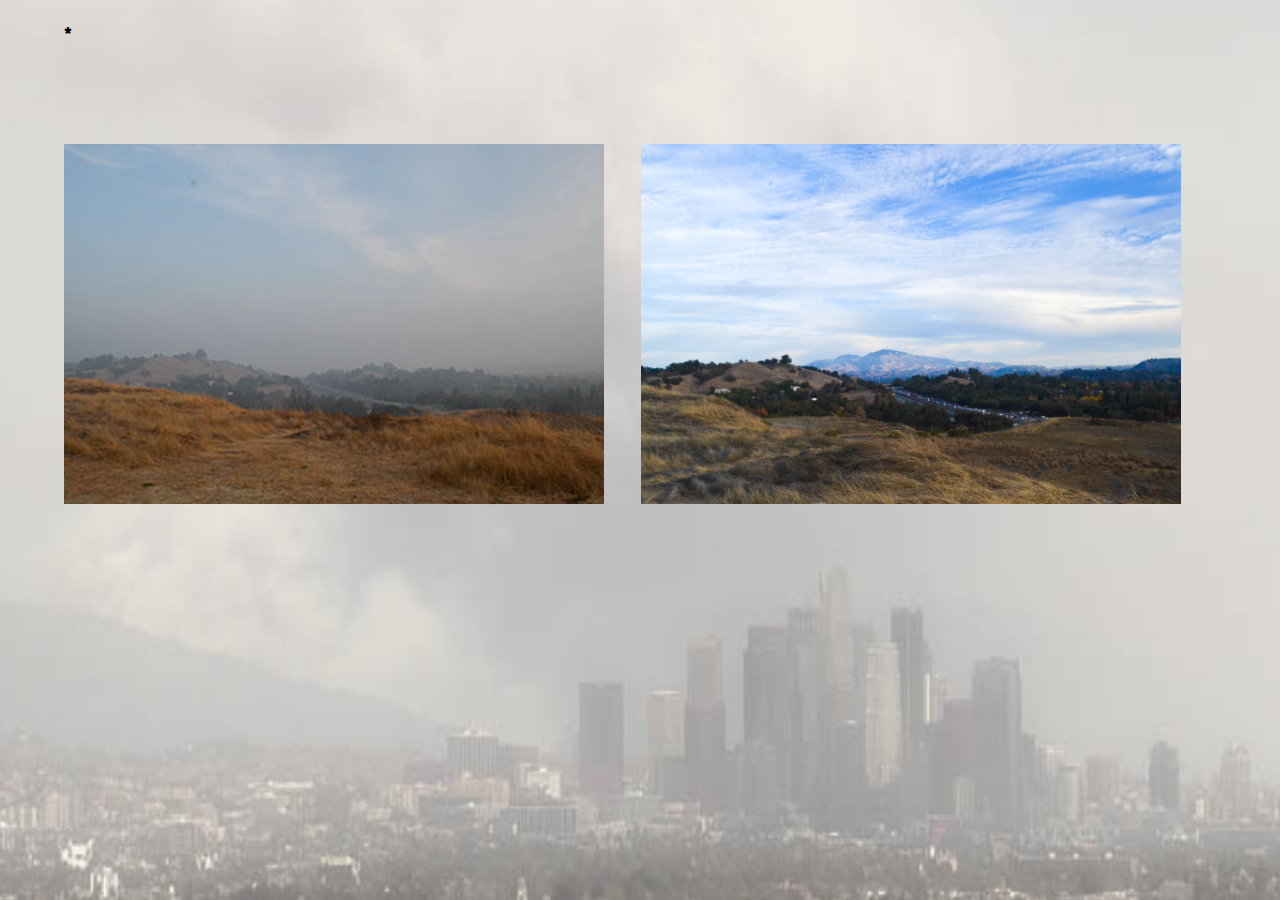
<file: index.html>
<!DOCTYPE html>
<html lang="en">
<head>
    <meta charset="UTF-8">
    <title>smoke</title>
    <meta name="Author" content="Maria"/>
    <meta name="viewport" content="width=device-width, initial-scale=1">
    <link rel="stylesheet" type="text/css" href="main.css">
    <link href="https://fonts.googleapis.com/css?family=Arvo" rel="stylesheet">
</head>


<body class="indexbody">
    <div class="header">
      <h4 class="leftnav"><a href="redsky.html">*</a></h4>
      <!--<h4 class="rightnav"><a href="health.html">+</a></h4>
      <h1>SMOKE</h1>-->
    </div>

  <!--<h3>the disappearance of a mountain</h3>-->

<div class="container col">
  <img src="images/nodiablo2.jpg" class="image">
  <div class="overlay">
      <div class="text">Mt. Diablo should be visible just above the highway, but the smoke is hiding it.</div>
  </div>
</div>

<div class="container col">
  <img src="images/diablo.jpg" class="image">
  <div class="overlay">
      <div class="diablotext">This is Mt. Diablo on a mostly clear day.</div>
  </div>
</div>


<!--<h3>red sky</h3>

<div class="containerredsky">
  <img src="images/redsky1.jpg" class="image">
  <div class="overlay">
      <div class="text">Just like at sun rise &amp; set, the earth's atmosphere is thicker when there is smoke in the air, therefore the red light that usually penatrates through gets caught in the smoke which causes the sky to turn red.</div>
  </div>
</div>

<div class="header">
  <h4 class="leftnav"><a href="redsky.html">*</a></h4>
  <h4 class="rightnav"><a href="health.html">+</a></h4>
</div>

The reason why sky is red is the same as why clouds are white or the sky is blue. The sky is red because of scattering of light called Rayleigh scattering.-->

</body>

</html>
</file>
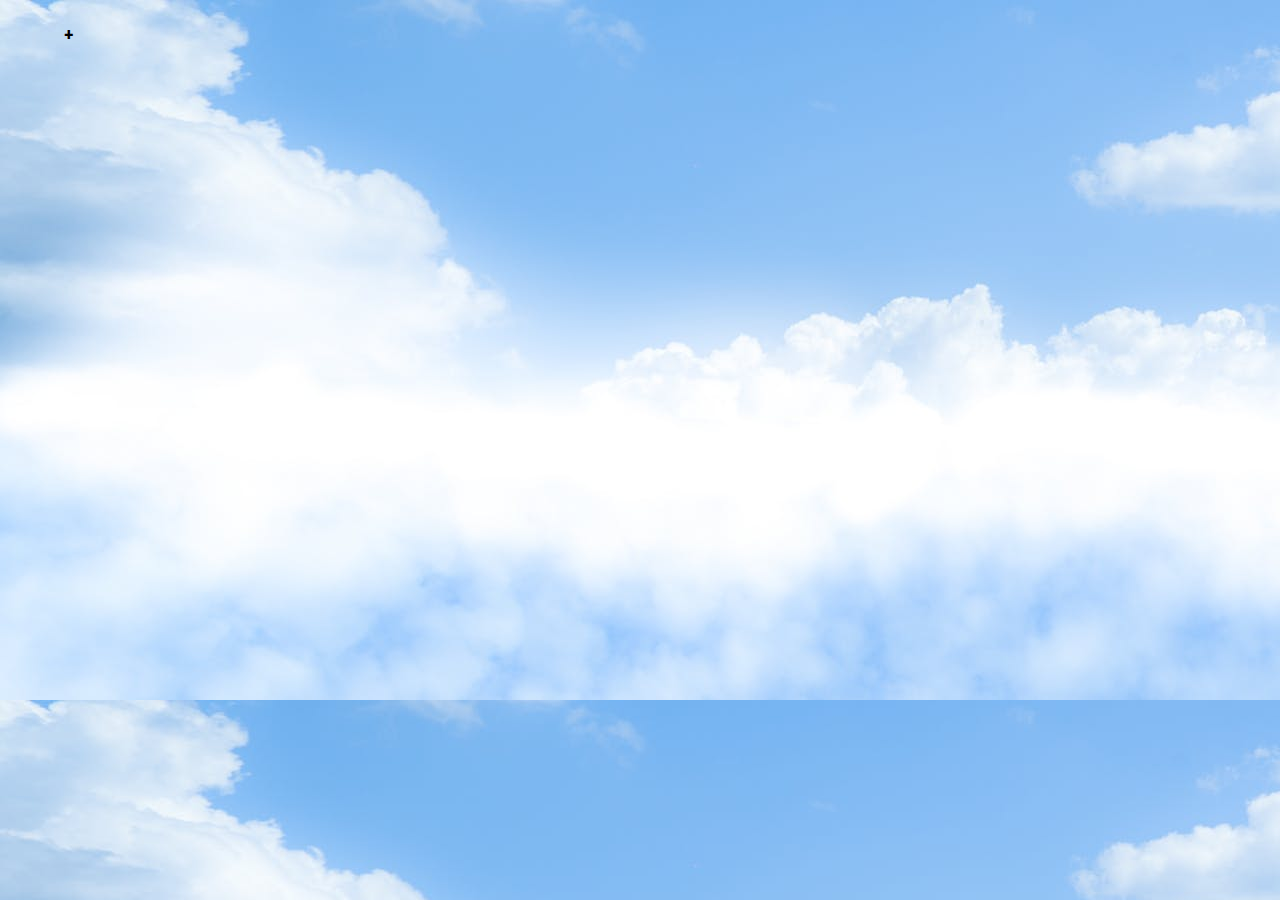
<file: bluesky.html>
<!DOCTYPE html>
<html lang="en">
<head>
    <meta charset="UTF-8">
    <title>smoke</title>
    <meta name="Author" content="Maria"/>
    <meta name="viewport" content="width=device-width, initial-scale=1">
    <link rel="stylesheet" type="text/css" href="main.css">
    <link href="https://fonts.googleapis.com/css?family=Arvo" rel="stylesheet">
</head>


<body class="blueskybody">

      <div class="header">
          <h4 class="leftnav"><a href="health.html">+</a></h4>
          <!--<h4 class="rightnav"><a href="fire.html">^</a></h4>
        </div>

<img class="containerredsky" src="images/clouds.jpg">

<div class="container col">
    <img src="images/crowdmask.jpg" class="image">
    <div class="overlay">
      <div class="text">Surgical mask actually don't do anything for preventing the fine particles from getting in your lungs. </div>

    </div>
</div>

<div class="container col">
    <img src="images/sfbridge.png" class="image">
    <div class="overlay">
      <div class="text">In order to protect your lungs, the mask needs to have a particulate respirator. The NIOSH N95 mask is the one to wear.</div>

    </div>
</div>




  <div class="header">
      <h4 class="leftnav"><a href="index.html">~</a></h4>
      <h4 class="rightnav"><a href="fire.html">^</a></h4>
        </div>



-->






</body>

</html>
</file>
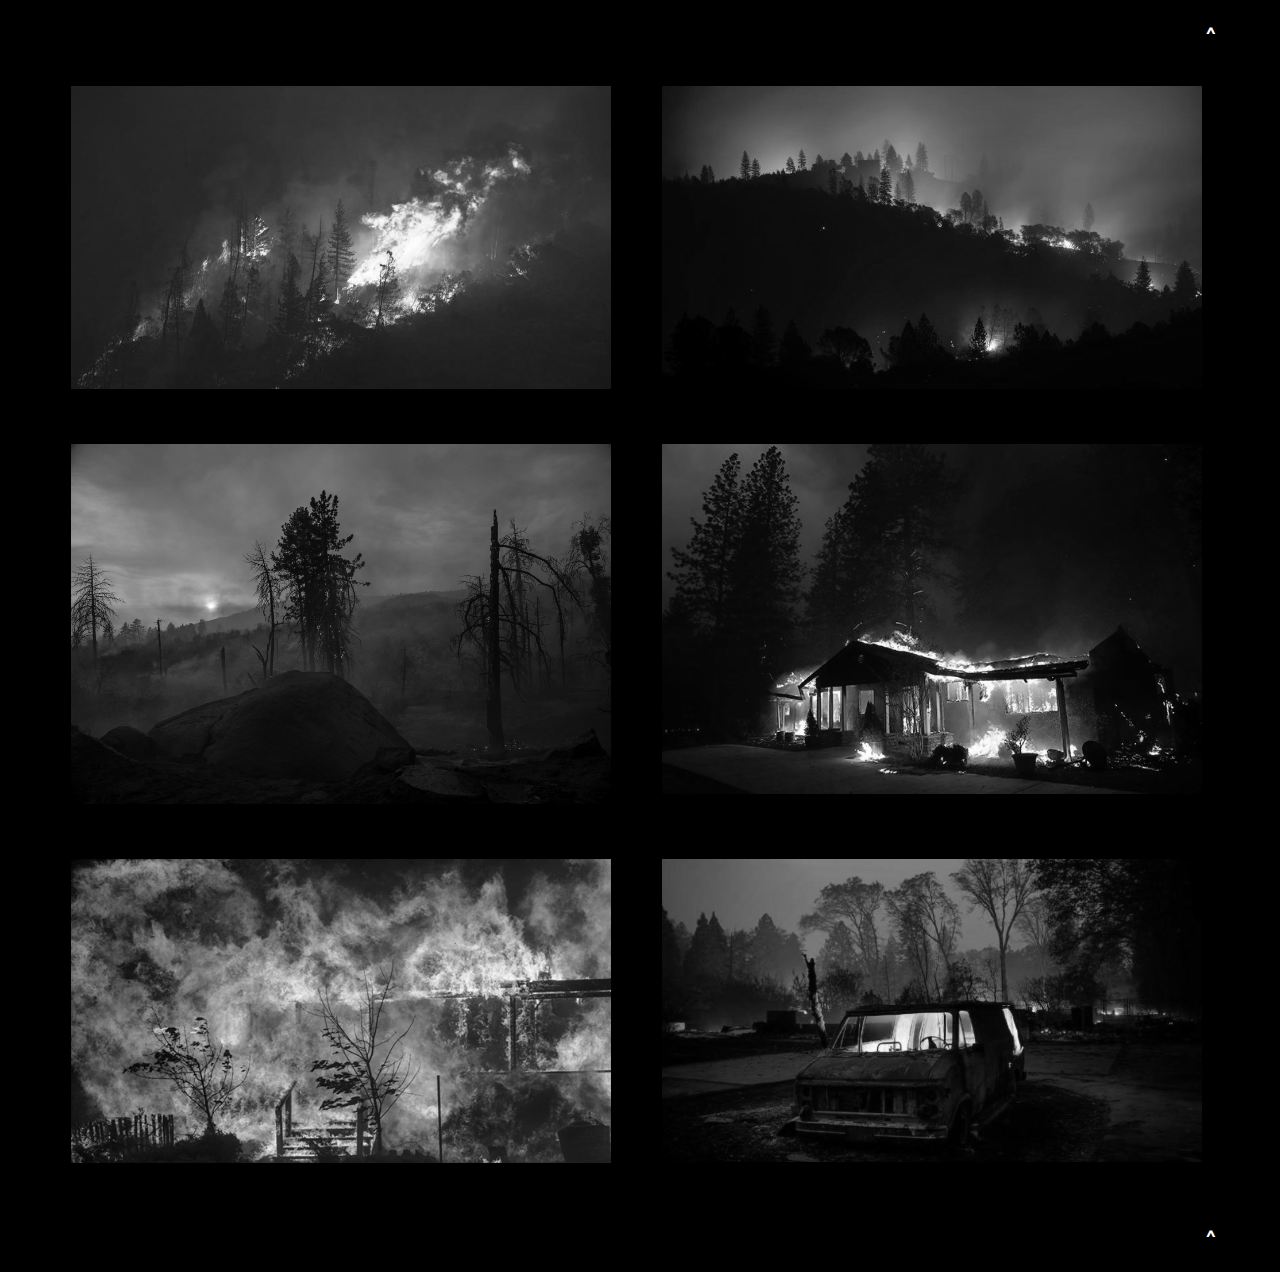
<file: firegallery.html>
<!DOCTYPE html>
<html lang="en">
<head>
    <meta charset="UTF-8">
    <title>smoke</title>
    <meta name="Author" content="Maria"/>
    <meta name="viewport" content="width=device-width, initial-scale=1">
    <link rel="stylesheet" type="text/css" href="main.css">
    <link href="https://fonts.googleapis.com/css?family=Arvo" rel="stylesheet">
</head>


<body class="firegallerybody">
  <div class="header">
    <!--<h4 class="leftnav"><a class="firelink" href="index.html">~</a></h4>-->
    <h4 class="rightnav"><a class="firelink" href="fire.html">^</a></h4>
      </div>

<div class="colfire">
<img src="images/la-me-paradise-fire-gallery-013.jpg">
</div>

<div class="colfire">
  <img src="images/la-me-paradise-fire-gallery-001.jpg">
</div>

<!--<div class="campfire">
  <img src="images/forestsmokefire.gif">
  <div class="overlay">
      <div class="text">Wildfire smoke is made up of small particles, gases and water vapor. Water vapor makes up the majority of smoke. The remainder includes carbon monoxide, carbon dioxide, nitrogen oxide, irritant volatile organic compounds, air toxics and very small particles.(USDA)</div>
  </div>
</div>-->

<div class="colfire">
<img src="images/smokenfire.jpg">
</div>

<div class="colfire">
<img src="images/housefires.jpg">
</div>

<div class="colfire">
<img src="images/buildingfire1.png">
</div>

<div class="colfire">
<img src="images/carfire.jpg">
</div>


<div class="header">
  <!--<h4 class="leftnav"><a class="firelink" href="index.html">~</a></h4>-->
  <h4 class="rightnav"><a class="firelink" href="health.html">^</a></h4>
    </div>


</body>

</html>
</file>
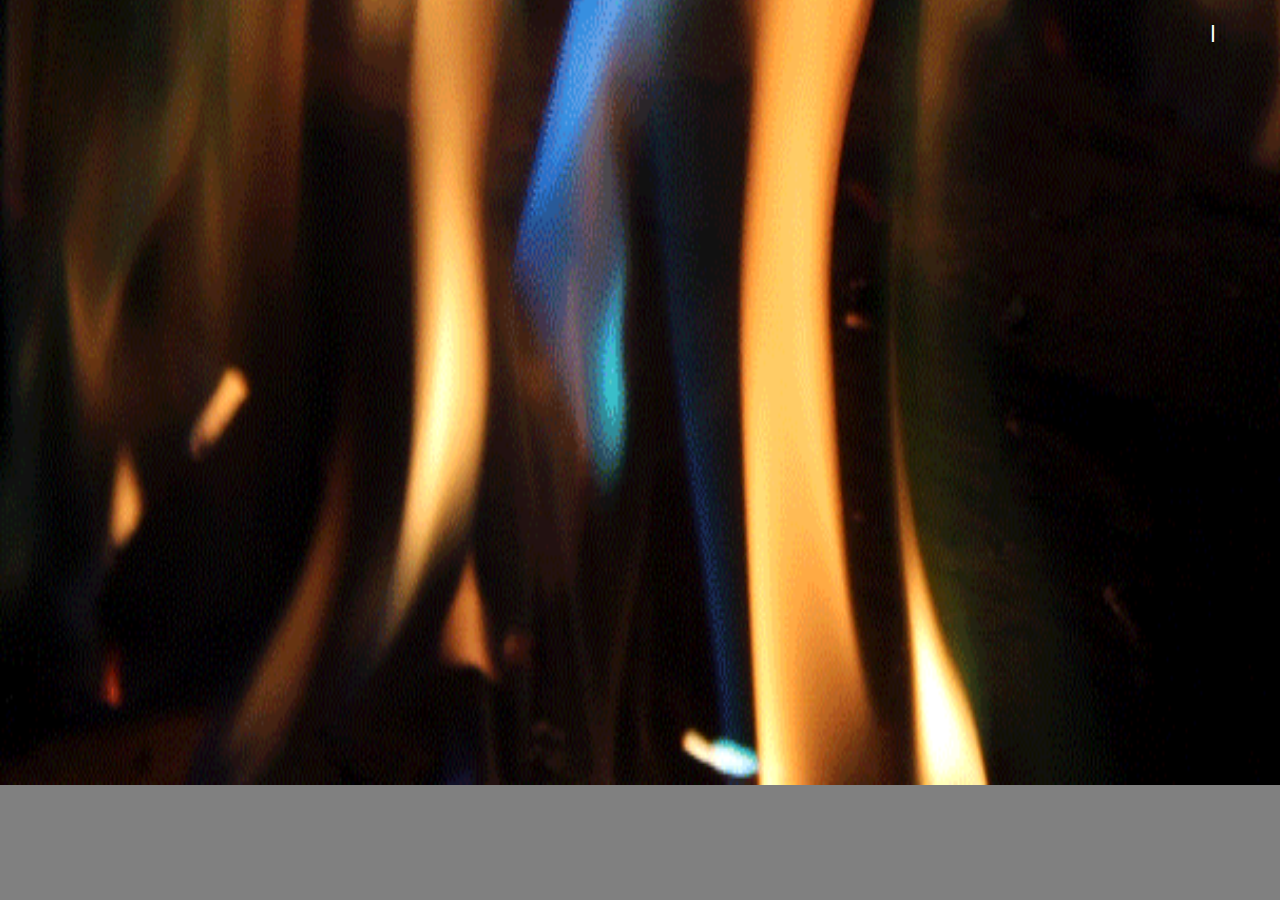
<file: firepause.html>
<!DOCTYPE html>
<html lang="en">
<head>
    <meta charset="UTF-8">
    <title>smoke</title>
    <meta name="Author" content="Maria"/>
    <meta name="viewport" content="width=device-width, initial-scale=1">
    <link rel="stylesheet" type="text/css" href="main.css">
    <link href="https://fonts.googleapis.com/css?family=Arvo" rel="stylesheet">
</head>


<body class="firepausebody">
  <div class="header">
    <!--<h4 class="leftnav"><a class="firelink" href="index.html">~</a></h4>-->
    <h4 class="rightnav"><a class="firelink" href="firegallery.html">|</a></h4>
      </div>

</body>

</html>
</file>
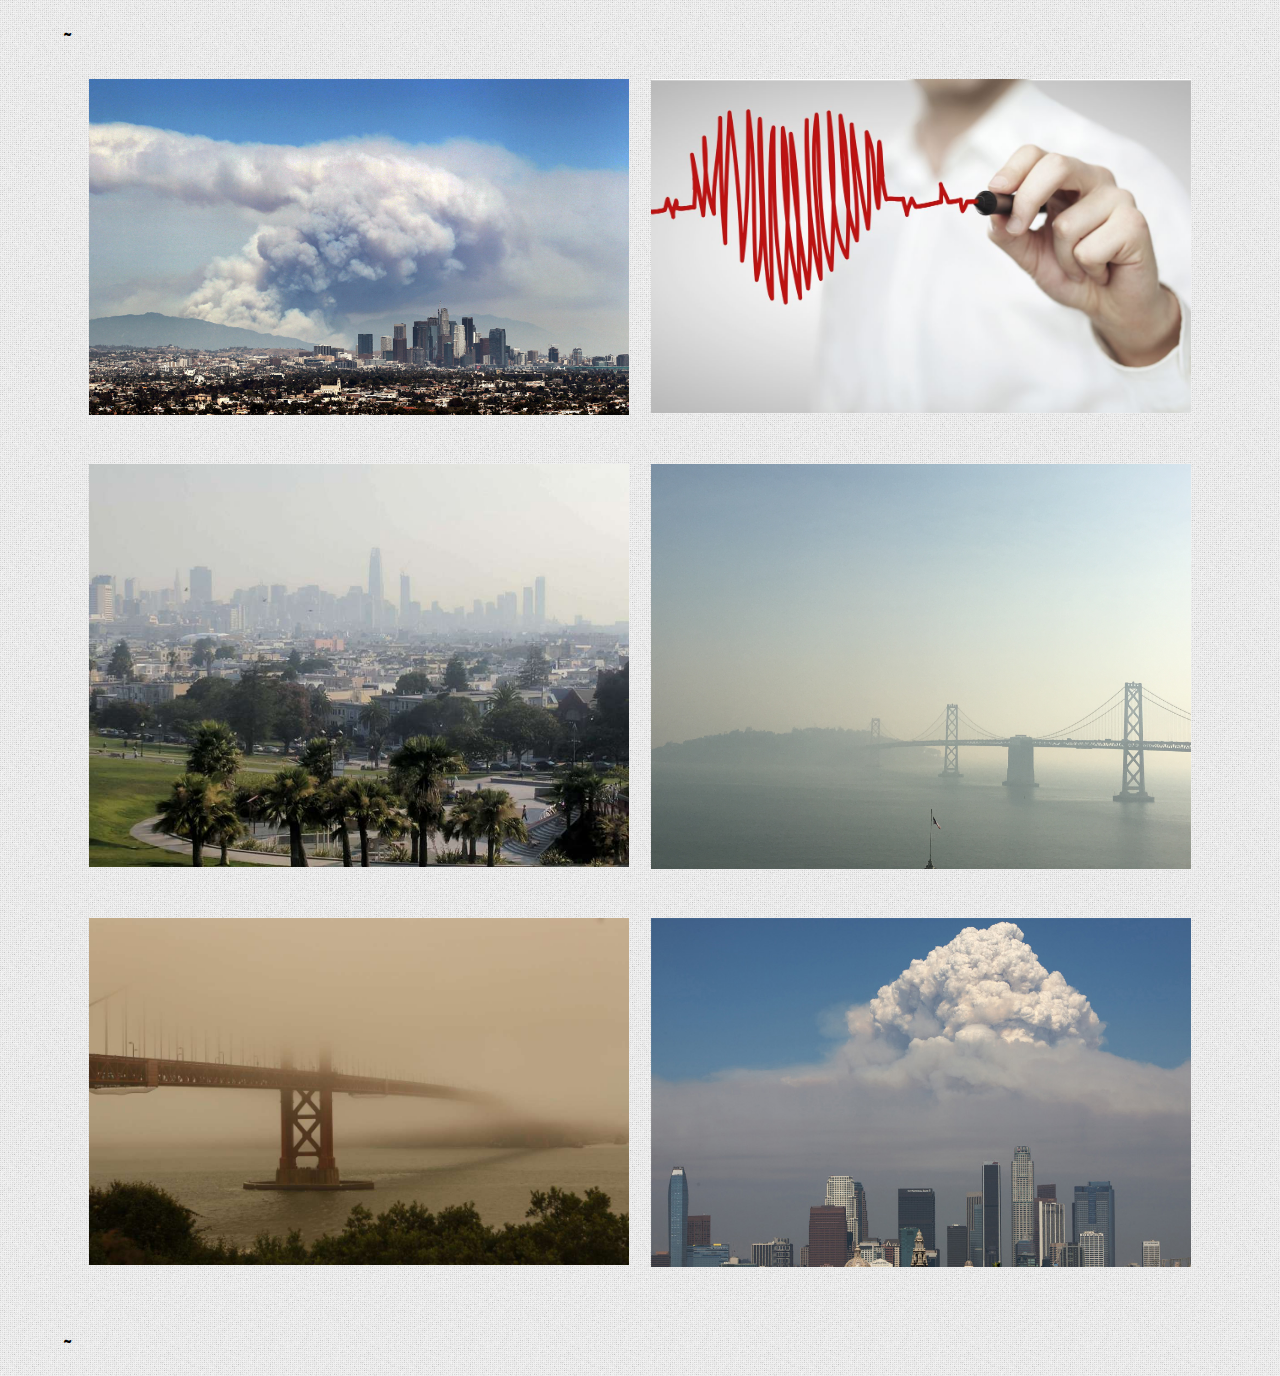
<file: health.html>
<!DOCTYPE html>
<html lang="en">
<head>
    <meta charset="UTF-8">
    <title>smoke</title>
    <meta name="Author" content="Maria"/>
    <meta name="viewport" content="width=device-width, initial-scale=1">
    <link rel="stylesheet" type="text/css" href="main.css">
    <link href="https://fonts.googleapis.com/css?family=Arvo" rel="stylesheet">
</head>


<body class="healthbody">

      <div class="header">
          <h4 class="leftnav"><a href="index.html">~</a></h4>
          <!--<h4 class="rightnav"><a href="fire.html">^</a></h4>
        </div>

<img class="containerredsky" src="images/clouds.jpg">-->

<div class="container healthcol">
    <img src="images/lasmoke.jpg" class="image">
    <div class="overlay">
      <div class="diablotext">Surgical mask actually don't do anything for preventing the fine particles from getting in your lungs. </div>

    </div>
</div>

<div class="container healthcol">
    <img src="images/redheart.jpg" class="image">
</div>

<div class="container healthcol">
    <img src="images/sfsmoke.jpg" class="image">
</div>

<div class="container healthcol">
    <img src="images/baybridgesmoke.jpg" class="image">
    <div class="overlay">
      <div class="diablotext">In order to protect your lungs, the mask needs to have a particulate respirator.</div>
    </div>
</div>

<div class="container healthcol">
    <img src="images/goldensmoke5.jpg" class="image">
    <div class="overlay">
      <div class="diablotext">Specifically, the NIOSH n95 mask. </div>
    </div>
</div>

<div class="container healthcol">
    <img src="images/labuildingsmoke.jpg" class="image">
</div>


  <div class="header">
      <h4 class="leftnav"><a href="index.html">~</a></h4>
      <!--<h4 class="rightnav"><a href="fire.html">^</a></h4>
      </div>-->










</body>

</html>
</file>
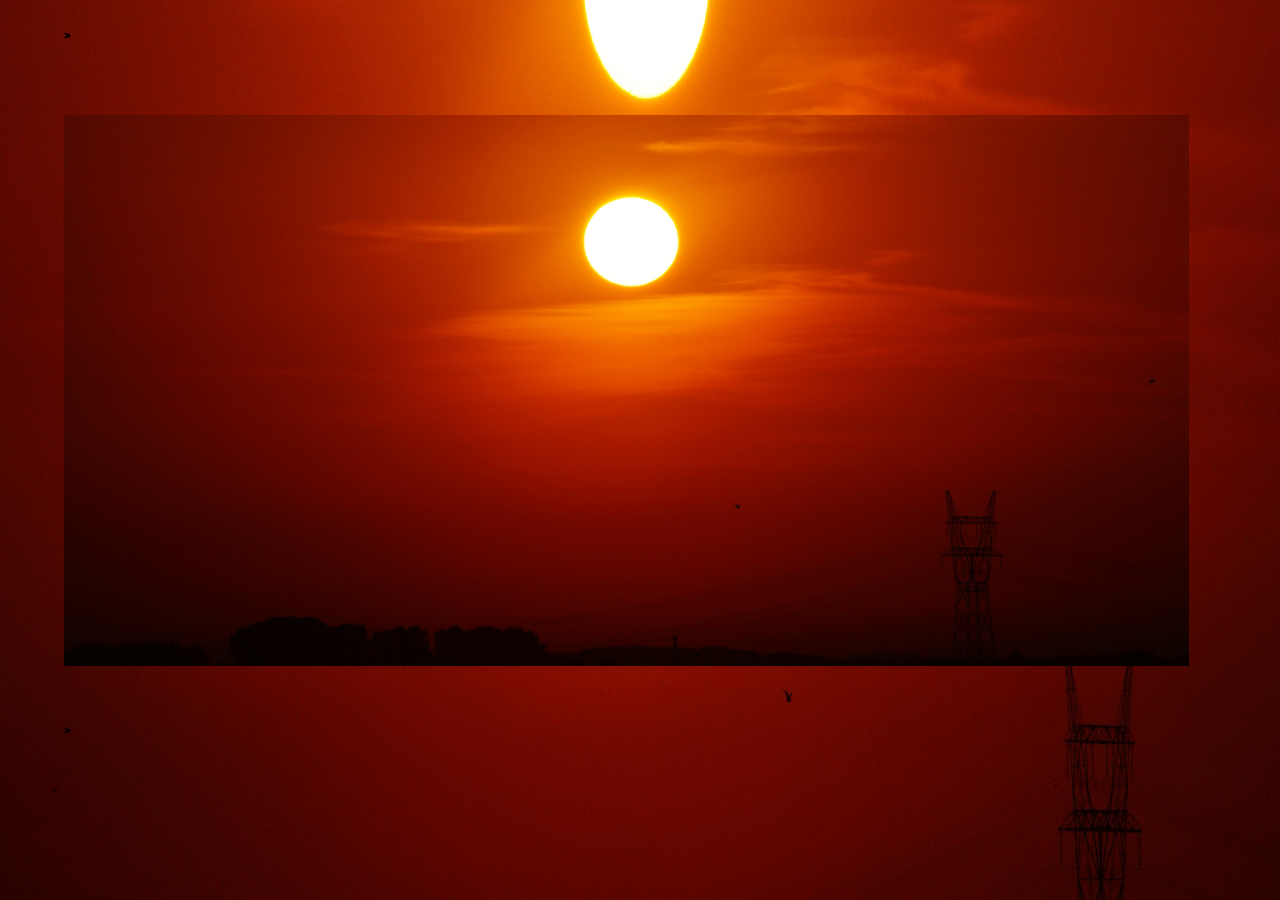
<file: redsky.html>
<!DOCTYPE html>
<html lang="en">
<head>
    <meta charset="UTF-8">
    <title>smoke</title>
    <meta name="Author" content="Maria"/>
    <meta name="viewport" content="width=device-width, initial-scale=1">
    <link rel="stylesheet" type="text/css" href="main.css">
    <link href="https://fonts.googleapis.com/css?family=Arvo" rel="stylesheet">
</head>


<body class="redskybody">
    <div class="header">
      <h4 class="leftnav"><a href="video.html">></a></h4>
      <!--<h4 class="rightnav"><a href="health.html">+</a></h4>
      <h1>SMOKE</h1>-->
    </div>

<!--<h3>red sky</h3>-->

<div class="containerredsky">
  <img src="images/redsky1.jpg" class="image">
  <div class="overlay">
      <div class="text"> The earth's atmosphere is thicker when there is smoke in the air, therefore the red light that usually penatrates through gets caught in the smoke which causes the sky to turn red.</div>
  </div>
</div>

<div class="header">
  <h4 class="leftnav"><a href="video.html">></a></h4>
  <!--<h4 class="rightnav"><a href="health.html">+</a></h4>
  <h1>SMOKE</h1>-->
</div>

<!--The reason why sky is blue is the same as why clouds are white or sunsets are red. The sky is blue because of scattering of light called Rayleigh scattering.-->

</body>

</html>
</file>
<file: main.css>
.header{
    text-decoration: none;
    text-align: center;
    display: block;
}
.leftnav{
  margin-left: 20px;
  vertical-align: top;
  text-align: left;
  padding:4px;
}

.rightnav{
  vertical-align: top;
  text-align: right;
  padding:4px;
  margin-right: 20px;
}

ul{
    list-style-type: none;
}

a{
    color: black;
    text-decoration: none;
}

.firelink{
  color: white;
}

h1{
  font-size: 80pt;
  padding-bottom: 0;
  margin-bottom: 70px;
  text-align: center;
  margin-left: 47px;
}

h3{
  font-size: 13pt;
  margin-top: 100px;
  margin-right: 35px;
  text-align: right;
}

body{
  font-family: 'Arvo', serif;
  margin: auto;
  max-width: 1200px;
}

img{
  max-width: 100%;
}

.indexbody{
  background-image: url(images/lasmoke2.jpg);
  height: 100%;
  background-position: center;
  background-repeat: no-repeat;
  background-size: 1500px 1500px;
  background-color: gray;
}

.redskybody{
  background-image: url(images/redsky1.jpg);
  height: 100%;
  background-position: center;
  background-repeat: no-repeat;
  background-size: 1500px 1500px;
  background-color: gray;
}

.videobody{
  height: 100%;
  background-position: center;
  background-repeat: no-repeat;
  background-size: 1500px 1500px;
  background-color: black;
}

.firebody{
  background-image: url(images/forestsmokefire.gif);
  height: 100%;
  background-position: center;
  background-repeat: no-repeat;
  background-size: 1500px 1500px;
  background-color: black;
  color: white;
}

.firepausebody{
  background-image: url(images/flames.gif);
  height: 100%;
  background-position: center;
  background-repeat: no-repeat;
  background-size: 1500px 1500px;
  background-color: gray;
  color: white;
}

.firegallerybody{
  height: 100%;
  background-position: center;
  background-repeat: no-repeat;
  background-size: 1500px 1500px;
  background-color: black;
  color: white;
}

.healthbody{
  background-image: url(images/squairy_light.png);
}

.blueskybody{
  background-image: url(images/clouds.jpg);
}

.container {
  position: relative;
  width: 50%;
}

.image {
  display: block;
  width: 100%;
  height: auto;
}

.overlay {
  position: absolute;
  bottom: 0;
  left: 0;
  right: 0;
  background-color: none;
  overflow: hidden;
  width: 100%;
  height: 0;
  transition: .5s ease;
}

.container:hover .overlay {
  height: 100%;
}

.text {
  white-space: normal;
  color: white;
  font-size: 20px;
  position: absolute;
  overflow: hidden;
  top: 50%;
  left: 50%;
  transform: translate(-50%, -50%);
  -ms-transform: translate(-50%, -50%);
}

.diablotext{
  white-space: normal;
  color: black;
  font-size: 20px;
  position: absolute;
  overflow: hidden;
  top: 50%;
  left: 50%;
  transform: translate(-50%, -50%);
  -ms-transform: translate(-50%, -50%);
}

.col{
   margin: 5px;
   margin-left: 20px;
   margin-top: 70px;
   margin-bottom: 80px;
   display:inline-block;
   vertical-align: top;
   text-align: center;
   width: 45%;
   padding:4px;
}

.healthcol{
  margin: 9px;
  margin-left: 20px;
  display:inline-block;
  vertical-align: top;
  text-align: center;
  width: 45%;
  margin:9px;
  margin-bottom: 40px;
}

.colfire{
   margin: 5px;
   margin-left: 20px;
   display:inline-block;
   vertical-align: top;
   text-align: center;
   width: 45%;
   padding:11px;
   padding-bottom: 30px;
   z-index: 1;
}

.colfire img{
  filter: grayscale(100%);
  transition: 0.5s;
}

.colfire img:hover{
  filter: grayscale(0);
  transform: scale(1,1);
}

.containerredsky {
  position: relative;
  width: 93.75%;
  margin-left: 24px;
  padding-top: 45px;
  margin-bottom: 50px;
}

.containerredsky:hover .overlay {
  height: 100%;
}

.campfire{
  position: relative;
  width: 93.5%;
  margin-left: 30px;
  margin-top:50px;
  margin-bottom: 50px;
}

.campfire:hover .overlay {
  height: 100%;
}

.campfire img{
  filter: grayscale(100%);
  transition: 0.5s;
}

.campfire img:hover{
  filter: grayscale(0);
  transform: scale(1,1);
}

.damvideo{
  margin-top: auto;
  text-align: center;
  margin-left: 100px;

}
</file>
